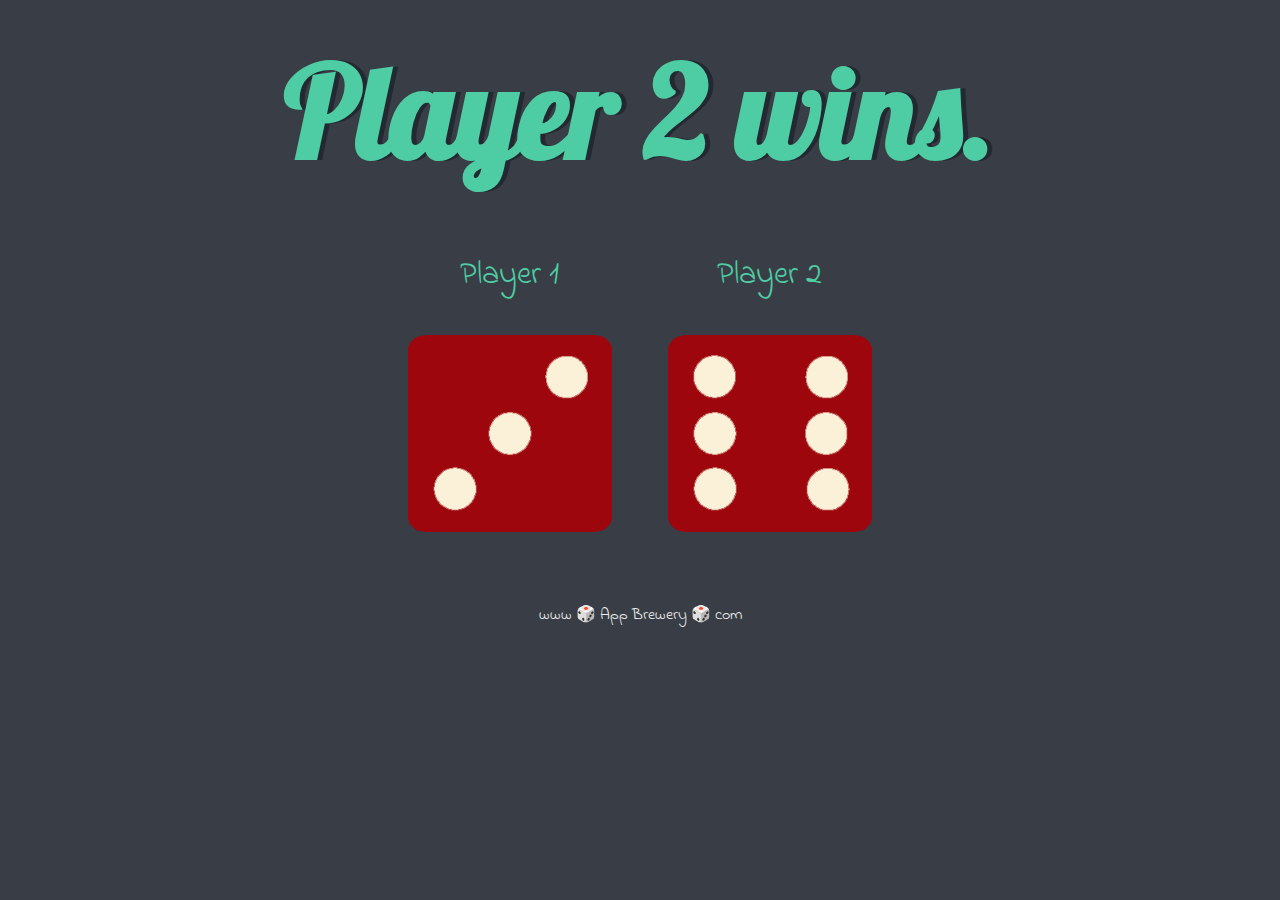
<file: Dice-game/index.html>
<!DOCTYPE html>
<html lang="en" dir="ltr">

<head>
  <meta charset="utf-8">
  <title>Dice</title>
  <link rel="stylesheet" href="styles.css">
  <link href="https://fonts.googleapis.com/css?family=Indie+Flower|Lobster" rel="stylesheet">

</head>

<body>

  <div class="container">
    <h1>Refresh Me</h1>

    <div class="dice">
      <p>Player 1</p>
      <img class="img1" src="images/dice6.png">
    </div>

    <div class="dice">
      <p>Player 2</p>
      <img class="img2" src="images/dice6.png">
    </div>

  </div>

</body>

<script src="index.js" charset="utf-8"></script>

<footer>
  www 🎲 App Brewery 🎲 com
</footer>

</html>
</file>
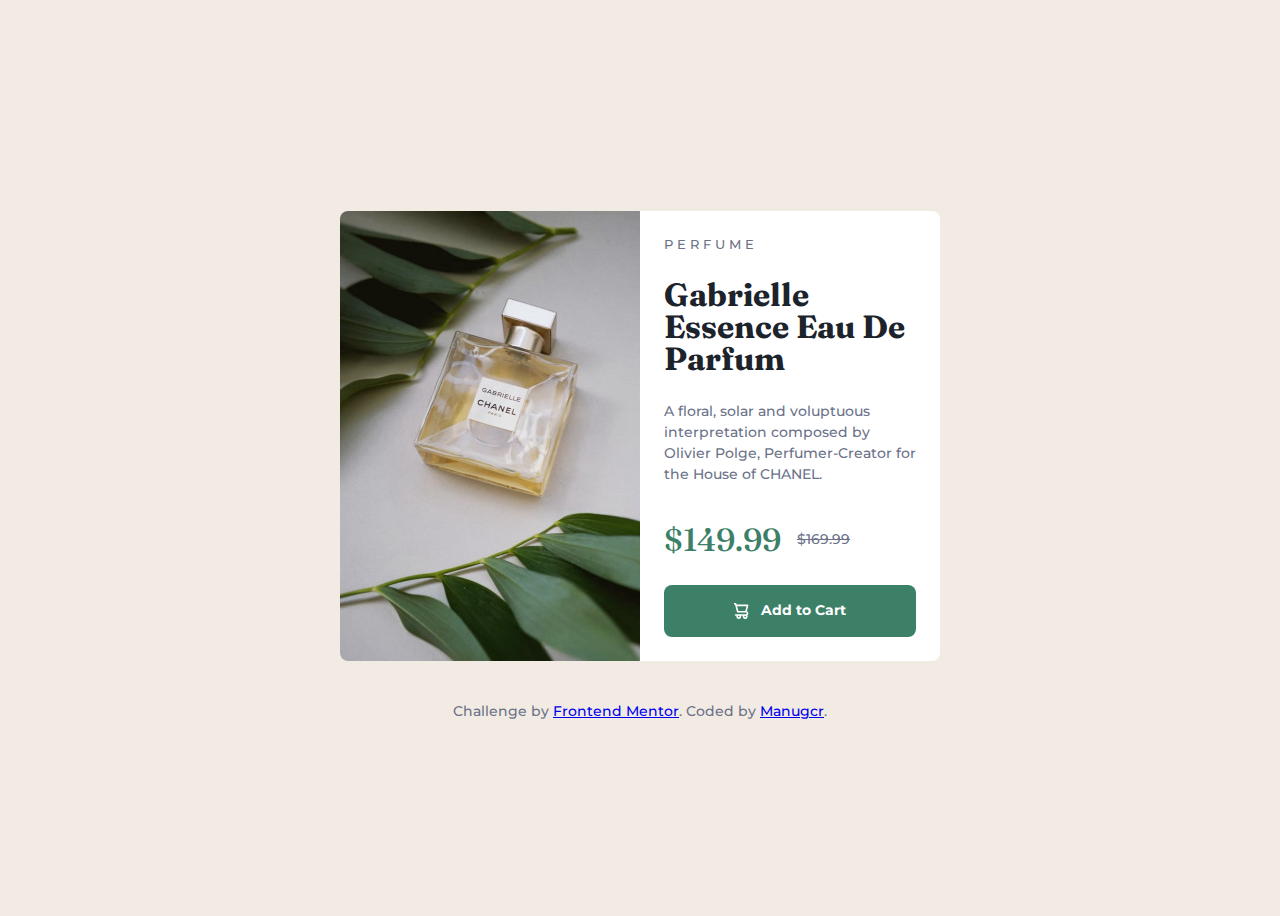
<file: product-preview-card-component-main/index.html>
<!DOCTYPE html>
<html lang="en">

<head>
  <meta charset="UTF-8">
  <meta name="viewport" content="width=device-width, initial-scale=1.0">
  <link rel="icon" type="image/png" sizes="32x32" href="./images/favicon-32x32.png">
  <!-- Google fonts -->
  <link rel="preconnect" href="https://fonts.googleapis.com">
  <link rel="preconnect" href="https://fonts.gstatic.com" crossorigin>
  <link
    href="https://fonts.googleapis.com/css2?family=Fraunces:opsz,wght@9..144,700&family=Montserrat:wght@500;700&display=swap"
    rel="stylesheet">
  <!-- My css -->
  <link rel="stylesheet" href="styles.css">
  <!-- Web title -->
  <title>Frontend Mentor | Product preview card component</title>
</head>

<body>

  <main>
    <article class="product">

      <picture class="product-image">
        <source srcset="images/image-product-desktop.jpg" media="(min-width: 600px)">
        <img src="images/image-product-mobile.jpg" alt="perfume laying flat on the tables surrounded by leaves">
      </picture>

      <div class="product-content">
        <p class="product-category">Perfume</p>

        <h1 class="product-title">Gabrielle Essence Eau De Parfum</h1>

        <p class="product-description">
          A floral, solar and voluptuous interpretation composed by Olivier Polge,
          Perfumer-Creator for the House of CHANEL.
        </p>

        <div class="flex-group">
          <p class="product-price">
            <span class="visually-hidden">Current price:</span>
            $149.99
          </p>
          <p class="product-original-price">
            <span class="visually-hidden">Original price:</span>
            <s>$169.99</s>
          </p>
        </div>

        <button class="button" data-icon="shopping-cart">
          Add to Cart
        </button>
      </div>
    </article>
  </main>
  <div class="attribution">
    <p>
      Challenge by <a href="https://www.frontendmentor.io?ref=challenge" target="_blank">Frontend Mentor</a>. 
      Coded by <a href=" https://github.com/manugcr" target="_blank">Manugcr</a>.
    </p> 
  </div>
</body>

</html>
</file>
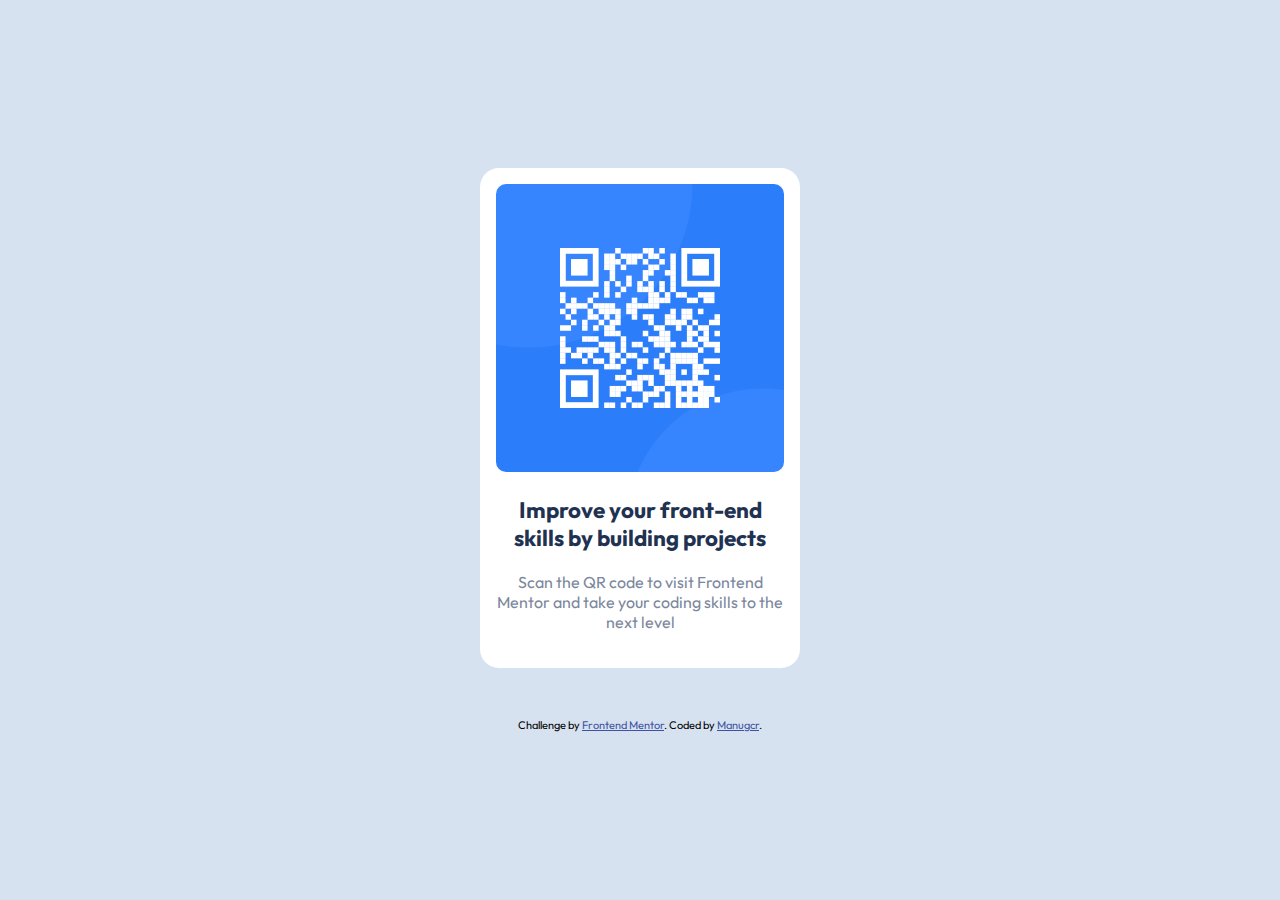
<file: QR-Code/index.html>
<!DOCTYPE html>
<html lang="en">

<head>
  <meta charset="UTF-8">
  <meta name="viewport" content="width=device-width, initial-scale=1.0">
  <link rel="icon" type="image/png" sizes="32x32" href="./images/favicon-32x32.png">
  <link rel="stylesheet" href="styles.css">
  <title>Frontend Mentor | QR code component</title>
</head>

<body>
  <div class="card">
    <img src="./images/image-qr-code.png" alt="">
    <h3 class="title">Improve your front-end skills by building projects</h3>
    <p>Scan the QR code to visit Frontend Mentor and take your coding skills to the next level</p>
  </div>

  <div class="attribution">
    Challenge by <a href="https://www.frontendmentor.io?ref=challenge" target="_blank">Frontend Mentor</a>.
    Coded by <a href="https://github.com/manugcr">Manugcr</a>.
  </div>

</body>

</html>
</file>
<file: Dice-game/styles.css>
.container {
  width: 70%;
  margin: auto;
  text-align: center;
}

.dice {
  text-align: center;
  display: inline-block;

}

body {
  background-color: #393E46;
}

h1 {
  margin: 30px;
  font-family: 'Lobster', cursive;
  text-shadow: 5px 0 #232931;
  font-size: 8rem;
  color: #4ECCA3;
}

p {
  font-size: 2rem;
  color: #4ECCA3;
  font-family: 'Indie Flower', cursive;
}

img {
  width: 80%;
}

footer {
  margin-top: 5%;
  color: #EEEEEE;
  text-align: center;
  font-family: 'Indie Flower', cursive;

}
</file>
<file: product-preview-card-component-main/styles.css>
/* @import url('https://fonts.googleapis.com/css2?family=Fraunces:opsz,wght@9..144,700&family=Montserrat:wght@500;700&display=swap'); */

:root {
    --dark-green: hsl(158, 36%, 37%);
    --darker-green: hsl(158, 36%, 20%);
    --cream: hsl(30, 38%, 92%);

    --dark-blue: hsl(212, 21%, 14%);
    --gray: hsl(228, 12%, 48%);
    --white: hsl(0, 0%, 100%);

    --font-fraunces: 'Fraunces', serif;
    --font-montserrat: 'Montserrat', sans-serif;

    --fw-regular: 500;
    --fw-bold: 700;
}

/* ============================================ */
/* ==============General styling=============== */
/* ============================================ */

body {
    font-family: var(--font-montserrat);
    font-weight: var(--fw-regular);
    font-size: 0.875rem;
    color: var(--gray);
    background-color: var(--cream);

    display: grid;
    place-content: center;
    margin: 1rem;
}

@media (min-width: 600px) {
    .product {
        --content-padding: 2rem;
        grid-template-columns: 1fr 1fr;
    }
}

/* Not visible but accesible to screen reader */
.visually-hidden:not(:focus):not(:active) {
    clip: rect(0 0 0 0);
    clip-path: inset(50%);
    height: 1px;
    overflow: hidden;
    position: absolute;
    white-space: nowrap;
    width: 1px;
}

/* Prices group */
.flex-group {
    display: flex;
    gap: 1rem;
    flex-wrap: wrap;
    align-items: center;
}

/* Product content */
.product {
    --content-padding: 1.5rem;
    --content-spacing: 1rem;

    max-width: 600px ;
    display: grid;
    background-color: var(--white);
    border-radius: 0.5rem;
    overflow: hidden;
}
.product-content {
    display: grid;
    gap: 1rem;
    padding: var(--content-padding);
    gap: var(--content-spacing);
}
.product-category {
    font-size: 0.8rem;
    text-transform: uppercase;
    letter-spacing: 4px;
}
.product-title {
    font-size: 2rem;
    font-family: var(--font-fraunces);
    line-height: 1;
    color: var(--dark-blue);
}
.product-price {
    font-size: 2rem;
    font-family: var(--font-fraunces);
    color: var(--dark-green);
}

/* Button */
.button {
    cursor: pointer;
    text-decoration: none;
    display: inline-flex;
    justify-content: center;
    align-items: center;
    gap: 0.75rem;
    padding: 0.75em 1.5em;
    border: 0;
    border-radius: 0.5rem;
    
    background-color: var(--dark-green);
    color: var(--white);
    font-weight: var(--fw-bold);
    font-size: 0.925;
    
}
.button[data-icon="shopping-cart"]::before {
    content: "";
    width: 15px;
    height: 16px;
    background-image: url("images/icon-cart.svg");
}
.button:is(:hover, :focus) {
    background-color: var(--darker-green);
}

/* Attribution */
.attribution {
    display: flex;
    align-items: center;
    justify-content: center;
    align-content: center;
    margin-top: 2.5rem;
}



/* ======================================================================================== */
/* =====================================CSS RESET========================================== */
/* ======================================================================================== */

/* 1. Use a more-intuitive box-sizing model. */
*,
*::before,
*::after {
    box-sizing: border-box;
}

/* 2. Remove default margin */
* {
    margin: 0;
}

/* 3. Allow percentage-based heights in the application */
html,
body {
    height: 100%;
}

/* Typographic tweaks!
    4. Add accessible line-height
    5. Improve text rendering */
body {
    line-height: 1.5;
    -webkit-font-smoothing: antialiased;
}

/* 6. Improve media defaults */
img,
picture,
video,
canvas,
svg {
    display: block;
    max-width: 100%;
}

/* 7. Remove built-in form typography styles */
input,
button,
textarea,
select {
    font: inherit;
}

/* 8. Avoid text overflows */
p,
h1,
h2,
h3,
h4,
h5,
h6 {
    overflow-wrap: break-word;
}

/* 9. Create a root stacking context */
#root,
#__next {
    isolation: isolate;
}
</file>
<file: QR-Code/styles.css>
/* Font Links */
@import url('https://fonts.googleapis.com/css2?family=Outfit:wght@400;700&display=swap');

* {
    margin: 0;
    box-sizing: border-box;
}

/* Global variables */
:root {
    --white: hsl(0, 0%, 100%);
    --light-gray: hsl(212, 45%, 89%);
    --grayish-blue: hsl(220, 15%, 55%);
    --dark-blue: hsl(218, 44%, 22%);
}

/* Body global settings */
body {
    font-family: "Outfit", sans-serif;
    background-color: var(--light-gray);
    display: flex;
    flex-direction: column;
    justify-content: center;
    align-items: center;
    min-height: 100vh;
}

/* QR-Code card */
.card {
    background-color: var(--white);
    border-radius: 19px;
    box-shadow: 0px 3px 15px, rgba(0, 0, 0, 0.2);
    width: 320px;
    padding: 16px;
}

.card > img {
    max-width: 100%;
    border-radius: 10px;
}

.title {
    text-align: center;
    margin: 20px 0;
    font-size: 1.4rem;
    color: var(--dark-blue);
}

.card > p {
    text-align: center;
    margin-bottom: 20px;
    color:var(--grayish-blue)
}


.attribution {
    font-size: 11px;
    text-align: center;
    margin-top: 50px;
}

.attribution a {
    color: hsl(228, 45%, 44%);
}
</file>
